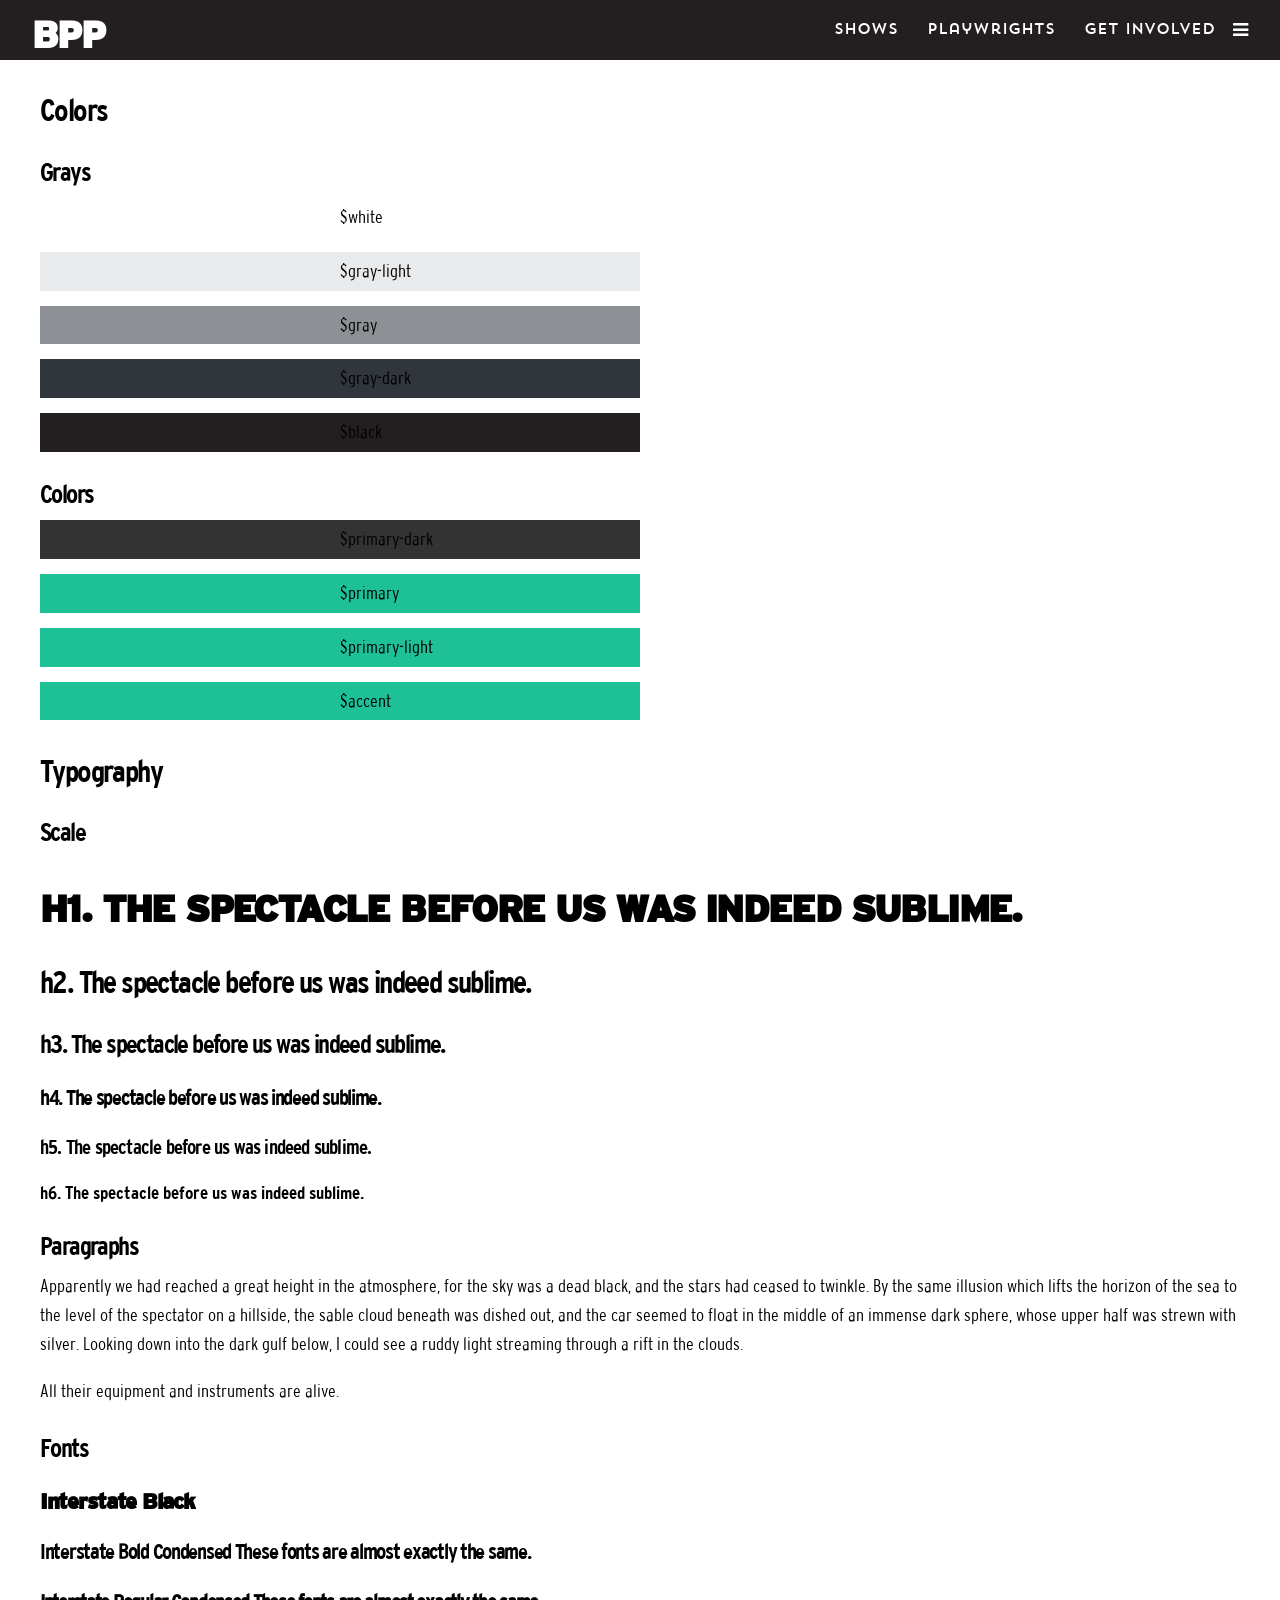
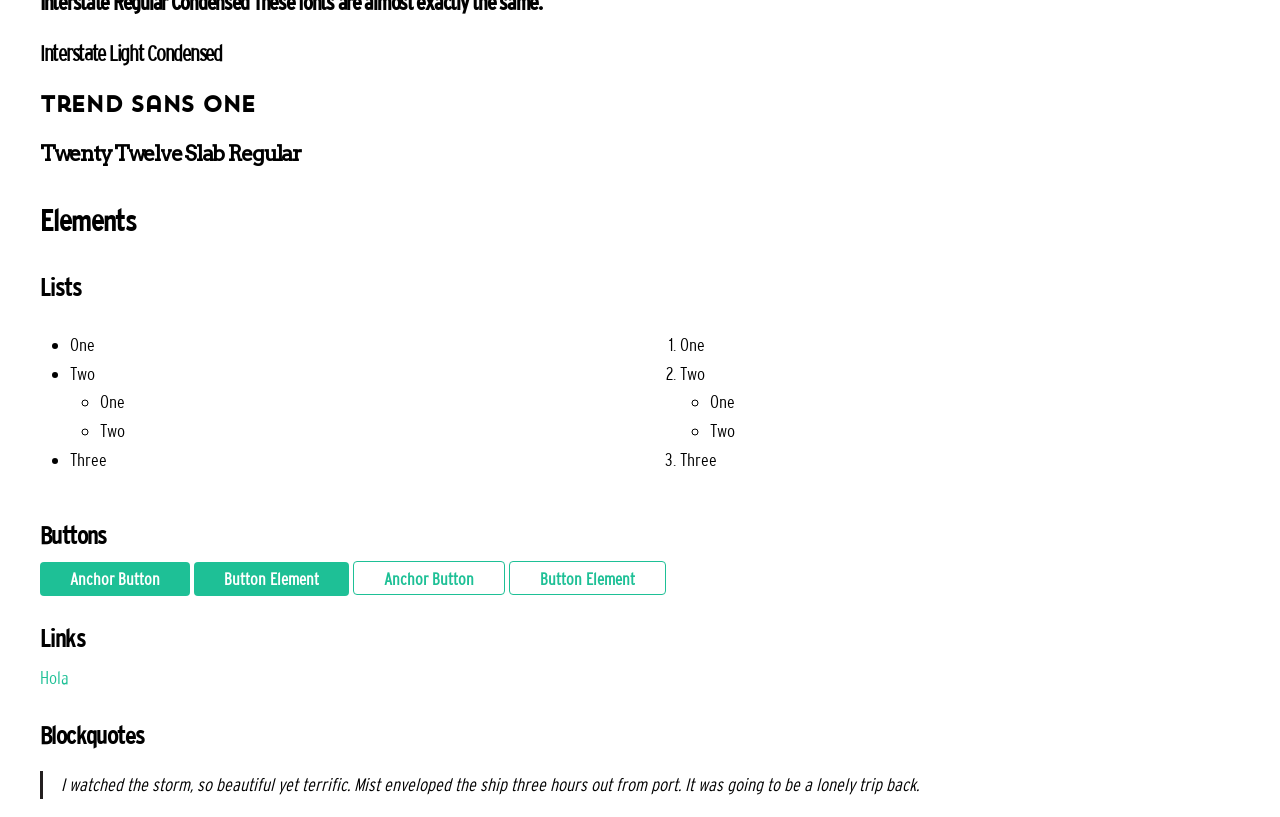
<file: static/style-guide.html>
<!DOCTYPE html>
<html xmlns="http://www.w3.org/1999/xhtml" xml:lang="en-us" lang="en-us">
  <head>
    <meta http-equiv="content-type" content="text/html; charset=utf-8">
		<meta name="viewport" content="width=device-width, initial-scale=1.0, maximum-scale=1">
    <title>Bloomington Playwrights Project</title>
		<link rel="stylesheet" href="css/font-awesome/font-awesome.css">
    <link rel="stylesheet" href="css/main.css">
  </head>
  <body>
<header>
  <div class="container-wide">
    <div class="site-title">
      <a href="/"><h1>BPP</h1></a>
    </div>
    <div class="menu-container">
      <ul class="menu"><li class="menu-item">
                      <a class="" href="/show">
                          <span>Shows</span>
                      </a>
                  </li><li class="menu-item">
                      <a class="" href="/playwrights/">
                          <span>Playwrights</span>
                      </a>
                  </li><li class="menu-item">
                      <a class="" href="/get-involved">
                          <span>Get Involved</span>
                      </a>
                  </li></ul>
      <a href="#" class="menu-icon-open" id="menu-icon-open"><li class="fa fa-bars" aria-hidden="true"></li></a>
    </div>
  </div>
</header>
<div class="container">
	<h2>Colors</h2>
	<h3>Grays</h3>
	<div class="color-example gray-1">$white</div>
	<div class="color-example gray-2">$gray-light</div>
	<div class="color-example gray-3">$gray</div>
	<div class="color-example gray-4">$gray-dark</div>
	<div class="color-example gray-5">$black</div>
	<h3>Colors</h3>
	<div class="color-example color-1">$primary-dark</div>
	<div class="color-example color-2">$primary</div>
	<div class="color-example color-3">$primary-light</div>
	<div class="color-example color-4">$accent</div>
	<h2>Typography</h2>
	<h3>Scale</h3>
	<h1>h1. The spectacle before us was indeed sublime.</h1>
	<h2>h2. The spectacle before us was indeed sublime.</h2>
	<h3>h3. The spectacle before us was indeed sublime.</h3>
	<h4>h4. The spectacle before us was indeed sublime.</h4>
	<h5>h5. The spectacle before us was indeed sublime.</h5>
	<h6>h6. The spectacle before us was indeed sublime.</h6>
	<h3>Paragraphs</h3>
	<p>Apparently we had reached a great height in the atmosphere, for the sky was a dead black, and the stars had ceased to twinkle. By the same illusion which lifts the horizon of the sea to the level of the spectator on a hillside, the sable cloud beneath was dished out, and the car seemed to float in the middle of an immense dark sphere, whose upper half was strewn with silver. Looking down into the dark gulf below, I could see a ruddy light streaming through a rift in the clouds.</p>
	<p>All their equipment and instruments are alive.</p>
	<h3>Fonts</h3>
	<h4 class="font-1">Interstate Black</h4>
	<h4 class="font-2">Interstate Bold Condensed These fonts are almost exactly the same.</h4>
	<h4 class="font-3">Interstate Regular Condensed These fonts are almost exactly the same.</h4>
	<h4 class="font-4">Interstate Light Condensed</h4>
	<h4 class="font-5">Trend Sans One</h4>
	<h4 class="font-6">Twenty Twelve Slab Regular</h4>
	<h2>Elements<h2>
	<h3>Lists</h3>
	<div class="row">
		<div class="col-sm-12 col-md-6 col-lg-6">
			<ul>
				<li>One</li>
				<li>Two</li>
				<ul>
					<li>One</li>
					<li>Two</li>
				</ul>
				<li>Three</li>
			</ul>
		</div>
		<div class="col-sm-12 col-md-6 col-lg-6">
			<ol>
				<li>One</li>
				<li>Two</li>
				<ul>
					<li>One</li>
					<li>Two</li>
				</ul>
				<li>Three</li>
			</ol>
		</div>
</div>
<h3>Buttons</h3>
<a class="button" href="#">Anchor button</a>
<button>Button element</button>
<a class="button button-secondary" href="#">Anchor button</a>
<button class="button-secondary">Button element</button>
<h3>Links</h3>
<a href="#">Hola</a>
<h3>Blockquotes</h3>
<blockquote>
	I watched the storm, so beautiful yet terrific.
	Mist enveloped the ship three hours out from port.
	It was going to be a lonely trip back.
</blockquote>
</div>

<footer>
</footer>

</body>
</html>
</file>
<file: static/css/main.css>
/*! normalize.css v4.1.1 | MIT License | github.com/necolas/normalize.css */

html {
    font-family: sans-serif;
    -ms-text-size-adjust: 100%;
    -webkit-text-size-adjust: 100%
}
body {
    margin: 0
}
article,
aside,
details,
figcaption,
figure,
footer,
header,
main,
menu,
nav,
section,
summary {
    display: block
}
audio,
canvas,
progress,
video {
    display: inline-block
}
audio:not([controls]) {
    display: none;
    height: 0
}
progress {
    vertical-align: baseline
}
template,
[hidden] {
    display: none
}
a {
    background-color: transparent;
    -webkit-text-decoration-skip: objects
}
a:active,
a:hover {
    outline-width: 0
}
abbr[title] {
    border-bottom: none;
    text-decoration: underline;
    text-decoration: underline dotted
}
b,
strong {
    font-weight: inherit
}
b,
strong {
    font-weight: bolder
}
dfn {
    font-style: italic
}
h1 {
    font-size: 2em;
    margin: 0.67em 0
}
mark {
    background-color: #ff0;
    color: #000
}
small {
    font-size: 80%
}
sub,
sup {
    font-size: 75%;
    line-height: 0;
    position: relative;
    vertical-align: baseline
}
sub {
    bottom: -0.25em
}
sup {
    top: -0.5em
}
img {
    border-style: none
}
svg:not(:root) {
    overflow: hidden
}
code,
kbd,
pre,
samp {
    font-family: monospace, monospace;
    font-size: 1em
}
figure {
    margin: 1em 40px
}
hr {
    box-sizing: content-box;
    height: 0;
    overflow: visible
}
button,
input,
select,
textarea {
    font: inherit;
    margin: 0
}
optgroup {
    font-weight: bold
}
button,
input {
    overflow: visible
}
button,
select {
    text-transform: none
}
button,
html [type="button"],
[type="reset"],
[type="submit"] {
    -webkit-appearance: button
}
button::-moz-focus-inner,
[type="button"]::-moz-focus-inner,
[type="reset"]::-moz-focus-inner,
[type="submit"]::-moz-focus-inner {
    border-style: none;
    padding: 0
}
button:-moz-focusring,
[type="button"]:-moz-focusring,
[type="reset"]:-moz-focusring,
[type="submit"]:-moz-focusring {
    outline: 1px dotted ButtonText
}
fieldset {
    border: 1px solid #c0c0c0;
    margin: 0 2px;
    padding: 0.35em 0.625em 0.75em
}
legend {
    box-sizing: border-box;
    color: inherit;
    display: table;
    max-width: 100%;
    padding: 0;
    white-space: normal
}
textarea {
    overflow: auto
}
[type="checkbox"],
[type="radio"] {
    box-sizing: border-box;
    padding: 0
}
[type="number"]::-webkit-inner-spin-button,
[type="number"]::-webkit-outer-spin-button {
    height: auto
}
[type="search"] {
    -webkit-appearance: textfield;
    outline-offset: -2px
}
[type="search"]::-webkit-search-cancel-button,
[type="search"]::-webkit-search-decoration {
    -webkit-appearance: none
}
::-webkit-input-placeholder {
    color: inherit;
    opacity: 0.54
}
::-webkit-file-upload-button {
    -webkit-appearance: button;
    font: inherit
}
@font-face {
    font-family: "TrendSansOne";
    src: url("../fonts/TrendSansOne");
    src: url("../fonts/TrendSansOne.woff2") format("woff2"), url("../fonts/TrendSansOne.woff") format("woff"), url("../fonts/TrendSansOne.otf") format("opentype")
}
@font-face {
    font-family: "Interstate-LightCondensed";
    src: url("../fonts/Interstate-LightCondensed");
    src: url("../fonts/Interstate-LightCondensed.ttf") format("truetype")
}
@font-face {
    font-family: "Interstate-RegularCondensed";
    src: url("../fonts/Interstate-RegularCondensed");
    src: url("../fonts/Interstate-RegularCondensed.ttf") format("truetype")
}
@font-face {
    font-family: "Interstate-BoldCondensed";
    src: url("../fonts/Interstate-BoldCondensed");
    src: url("../fonts/Interstate-BoldCondensed.ttf") format("truetype")
}
@font-face {
    font-family: "Interstate-Black";
    src: url("../fonts/Interstate-Black");
    src: url("../fonts/Interstate-Black.ttf") format("truetype")
}
@font-face {
    font-family: "TwentytwelveSlab-Regular";
    src: url("../fonts/TwentytwelveSlab-Regular");
    src: url("../fonts/TwentytwelveSlab-Regular.ttf") format("truetype")
}
.color-example {
    padding: 5px;
    width: 50%;
    text-indent: 50%;
    white-space: nowrap;
    margin: 0 0 15px 0
}
.gray-1 {
    background-color: #fff
}
.gray-2 {
    background-color: #e9eaeb
}
.gray-3 {
    background-color: #8d9094
}
.gray-4 {
    background-color: #31353C
}
.gray-5 {
    background-color: #231f20
}
.color-1 {
    background-color: #333333
}
.color-2 {
    background-color: #1ec096
}
.color-3 {
    background-color: #1ec096
}
.color-4 {
    background-color: #1ec096
}
.font-1 {
    font-family: Interstate-Black, sans-serif
}
.font-2 {
    font-family: Interstate-BoldCondensed, sans-serif
}
.font-3 {
    font-family: Interstate-RegularCondensed, sans-serif
}
.font-4 {
    font-family: Interstate-LightCondensed, sans-serif
}
.font-5 {
    font-family: "TrendSansOne", sans-serif
}
.font-6 {
    font-family: TwentytwelveSlab-Regular, sans-serif
}
* {
    box-sizing: border-box
}
a {
    color: #1ec096;
    text-decoration: none
}
a:hover {
    color: #1ec096
}
body {
    background-color: #fff;
    line-height: 1.6;
    width: 100%;
    height: 100%
}
p {
    margin-top: 0
}
blockquote {
    font-style: italic;
    border-left: 3px solid #231f20;
    padding-left: 1em;
    margin: 1em 0
}
ul {
    padding-left: 20px
}
button {
    border: none
}
.button,
button,
input[type="submit"],
input[type="reset"],
input[type="button"] {
    display: inline-block;
    height: 34px;
    padding: 0 30px;
    text-align: center;
    font-size: 16.5px;
    font-weight: 600;
    line-height: 34px;
    letter-spacing: 0;
    text-transform: capitalize;
    text-decoration: none;
    white-space: nowrap;
    border-radius: 4px;
    cursor: pointer;
    box-sizing: border-box;
    color: #FFF;
    background-color: #1ec096;
    border-color: #1ec096
}
.button:hover,
button:hover,
input[type="submit"]:hover,
input[type="reset"]:hover,
input[type="button"]:hover,
.button:focus,
button:focus,
input[type="submit"]:focus,
input[type="reset"]:focus,
input[type="button"]:focus {
    color: #FFF;
    background-color: #20cea1;
    border-color: #20cea1;
    outline: 0
}
.button-secondary,
button.button-secondary,
input[type="submit"].button-secondary,
input[type="reset"].button-secondary,
input[type="button"].button-secondary {
    color: #1ec096;
    background-color: transparent;
    border: 1px solid #1ec096
}
.button.button-secondary:hover,
button.button-secondary:hover,
input[type="submit"].button-secondary:hover,
input[type="reset"].button-secondary:hover,
input[type="button"].button-secondary:hover,
.button.button-secondary:focus,
button.button-secondary:focus,
input[type="submit"].button-secondary:focus,
input[type="reset"].button-secondary:focus,
input[type="button"].button-secondary:focus {
    color: #20cea1;
    border-color: #20cea1;
    background-color: transparent
}
.img-text-background {
    background-color: rgba(35, 31, 32, 0.75);
    padding: .25em
}
.img-text-background a {
    color: #fff
}
.img-text-background em {
    color: #1ec096;
    font-family: TwentytwelveSlab-Regular, sans-serif;
    text-transform: uppercase;
    font-style: normal
}
.jumbo-header {
    border: 1px solid #1ec096;
    border-radius: 6px;
    padding: 1em 0 1em 0;
    text-align: center;
    padding-top: 0.999em;
    padding-bottom: 2em;
    margin-top: 36px
}
.jumbo-header.dark {
    border-color: #231f20;
    background-color: #231f20;
    color: #fff
}
@media (min-width: 1001px) {
    .section-title {
        margin: 2em 0 2em 0
    }
    ul {
        padding-left: 30px
    }
}
h1,
h2,
h3,
h4,
h5,
h6 {
    margin-top: 0.999em;
    margin-bottom: 0.333em;
    font-family: Interstate-BoldCondensed, sans-serif
}
h1 {
    font-size: 2.074em;
    line-height: 1.2;
    letter-spacing: -.1rem;
    font-family: Interstate-Black, sans-serif;
    text-transform: uppercase
}
h2 {
    font-size: 1.728em;
    line-height: 1.25;
    letter-spacing: -.1rem
}
h3 {
    font-size: 1.44em;
    line-height: 1.3;
    letter-spacing: -.1rem
}
h4 {
    font-size: 1.2em;
    line-height: 1.35;
    letter-spacing: -.08rem
}
h5 {
    font-size: 1.125em;
    line-height: 1.5;
    letter-spacing: -.05rem
}
h6 {
    font-size: 1em;
    line-height: 1.3;
    letter-spacing: 0
}
body {
    font-size: 18px;
    font-family: Interstate-LightCondensed, sans-serif
}
.show-title,
.brand-title,
.subtitle {
    font-family: TwentytwelveSlab-Regular, sans-serif
}
.event-title {
    font-family: Interstate-Black, sans-serif
}
.months {
    font-family: "TrendSansOne", sans-serif
}
.meta {
    font-family: Interstate-BoldCondensed, sans-serif;
    font-size: .88889em
}
.horizontal-line {
    position: relative;
    margin: 36px 0;
    width: 100%;
    height: 1px
}
.horizontal-line:before {
    content: "";
    position: absolute;
    background-image: -webkit-gradient(linear, 0 0, 0 100%, from(#231f20), to(transparent));
    background-image: -webkit-linear-gradient(to left, #231f20, transparent);
    background-image: -webkit-linear-gradient(right, #231f20, transparent);
    background-image: linear-gradient(to left, #231f20, transparent);
    left: 10%;
    right: 50%;
    height: 1px
}
.horizontal-line:after {
    content: "";
    position: absolute;
    background-image: -webkit-gradient(linear, 0 0, 0 100%, from(#231f20), to(transparent));
    background-image: -webkit-linear-gradient(to right, #231f20, transparent);
    background-image: -webkit-linear-gradient(left, #231f20, transparent);
    background-image: linear-gradient(to right, #231f20, transparent);
    left: 50%;
    right: 10%;
    height: 1px
}
#fb_share_button {
    color: #1ec096;
    display: inline-block
}
#fb_share_button:hover {
    color: #1ec096;
    cursor: pointer;
    cursor: hand
}
.google-map {
    position: relative;
    padding-bottom: 75%;
    height: 0;
    overflow: hidden
}
.google-map iframe {
    position: absolute;
    top: 0;
    left: 0;
    width: 100% !important;
    height: 100% !important
}
.slideout-menu,
.init-hide-menu {
    position: fixed;
    left: auto;
    top: 0;
    bottom: 0;
    right: 0;
    z-index: 0;
    width: 256px;
    overflow-y: auto;
    -webkit-overflow-scrolling: touch;
    display: none
}
.slideout-panel {
    background-color: #fff;
    position: relative;
    z-index: 1;
    will-change: transform
}
.slideout-open,
.slideout-open .slideout-panel,
.slideout-open body {
    overflow: hidden
}
.slideout-open .slideout-menu {
    display: block
}
.abs {
    -webkit-backface-visibility: hidden;
    backface-visibility: hidden;
    -webkit-transition: -webkit-transform 400ms ease-in;
    transition: -webkit-transform 400ms ease-in;
    transition: transform 400ms ease-in;
    transition: transform 400ms ease-in, -webkit-transform 400ms ease-in;
    right: 0
}
.abs-open {
    -webkit-transform: translate3d(256px, 0px, 0px);
    transform: translate3d(256px, 0px, 0px)
}
nav#menu {
    background-color: #231f20;
    font-size: .83333em;
    padding-bottom: 80px
}
nav#menu ul {
    list-style: none
}
nav#menu ul li a {
    color: #e9eaeb;
    font-family: "TrendSansOne", sans-serif
}
nav#menu ul li.menu-item {
    padding-top: 0.5em;
    padding-bottom: 0.5em
}
nav#menu ul.dropdown-menu {
    padding-left: 0.5em
}
nav#menu ul.dropdown-menu li {
    padding-top: 0.333em;
    padding-bottom: 0.333em
}
nav#menu ul.dropdown-menu li a {
    color: #8d9094;
    font-family: Interstate-RegularCondensed, sans-serif
}
.slider-wrap .slider {
    background-color: #231f20;
    display: block;
    width: 100vw;
    height: 100vh
}
.slider-wrap .slide {
    width: 100vw;
    height: 100vh;
    position: absolute;
    background: #8d9094;
    background-position: center center;
    background-size: cover;
    background-repeat: no-repeat;
    -webkit-transition: all .5s ease-in-out;
    transition: all .5s ease-in-out;
    top: 0;
    left: 0;
    z-index: 1
}
.slider-wrap .slide-text {
    position: absolute;
    color: #fff;
    font-size: 1.5em;
    font-family: Interstate-RegularCondensed, sans-serif;
    bottom: 42%;
    left: 0;
    right: 0;
    margin: 0 auto;
    text-align: center;
    width: 100%
}
.slider-wrap .hide {
    opacity: 0;
    z-index: 1
}
.slider-wrap .show {
    opacity: 1;
    z-index: 2
}
.slider-wrap span.fa {
    color: #e9eaeb;
    font-size: 2em
}
.slider-wrap .slider-nav {
    position: absolute;
    width: 100%;
    height: 100vh;
    top: 0
}
.slider-wrap .slider-nav .fa {
    position: absolute
}
.slider-wrap .slider-nav #control-down {
    top: auto;
    bottom: 10px;
    left: 50%;
    right: 50%;
    z-index: 10;
    text-shadow: 1px 1px rgba(35, 31, 32, 0.75)
}
.slider-wrap .slider-nav #control-left {
    top: 50%;
    bottom: 50%;
    left: 10px;
    z-index: 10;
    text-shadow: 1px 1px rgba(35, 31, 32, 0.75)
}
.slider-wrap .slider-nav #control-right {
    top: 50%;
    bottom: 50%;
    right: 10px;
    z-index: 10;
    text-shadow: 1px 1px rgba(35, 31, 32, 0.75)
}
.slider-wrap .slider-nav #control-down,
.slider-wrap .slider-nav #control-left,
.slider-wrap .slider-nav #control-right {
    cursor: pointer
}
.social-icons {
    color: #e9eaeb;
    display: inline-block;
    list-style: none;
    padding-left: 0
}
.social-icons li {
    display: inline
}
.social-icons li+li {
    padding-left: 0.5em
}
.container-toc {
    background-color: #e9eaeb;
    border-radius: 6px;
    font-size: 89%;
    margin-top: 37.295px;
    padding: 0.5em;
    height: 100%;
    -webkit-box-ordinal-group: 1;
    -ms-flex-order: 1;
    order: 1
}
.container-toc #TableOfContents>ul {
    margin-top: 0;
    margin-bottom: 0em
}
.container-toc h4 {
    font-style: italic;
    color: #333333;
    text-transform: uppercase;
    font-family: "TwentytwelveSlab-Regular";
    letter-spacing: 0;
    margin-top: 0.333em
}
.container-single-content {
    -webkit-box-ordinal-group: 2;
    -ms-flex-order: 2;
    order: 2
}

@media screen and (max-width:728px) {
.container-toc {
    display: none
}
}
@media (min-width: 700px) {
    .container-single-content {
        -webkit-box-ordinal-group: 1;
        -ms-flex-order: 1;
        order: 1
    }
    .container-toc {
        -webkit-box-ordinal-group: 2;
        -ms-flex-order: 2;
        order: 2
    }
}
.perma-logo {
    position: fixed;
    height: auto;
    right: 0;
    bottom: 0;
    width: 66px;
    z-index: 999
}
.row::before {
    display: table;
    content: ""
}
.row::after {
    display: table;
    clear: both;
    content: ""
}
[class*='col-'] {
    float: left;
    padding-right: 0
}
.col-xs-1 {
    width: 8.33333%
}
.col-xs-2 {
    width: 16.66667%
}
.col-xs-3 {
    width: 25%
}
.col-xs-4 {
    width: 33.33333%
}
.col-xs-5 {
    width: 41.66667%
}
.col-xs-6 {
    width: 50%
}
.col-xs-7 {
    width: 58.33333%
}
.col-xs-8 {
    width: 66.66667%
}
.col-xs-9 {
    width: 75%
}
.col-xs-10 {
    width: 83.33333%
}
.col-xs-11 {
    width: 91.66667%
}
.col-xs-12 {
    width: 100%
}
@media (min-width: 600px) {
    .col-sm-1 {
        width: 8.33333%
    }
    .col-sm-2 {
        width: 16.66667%
    }
    .col-sm-3 {
        width: 25%
    }
    .col-sm-4 {
        width: 33.33333%
    }
    .col-sm-5 {
        width: 41.66667%
    }
    .col-sm-6 {
        width: 50%
    }
    .col-sm-7 {
        width: 58.33333%
    }
    .col-sm-8 {
        width: 66.66667%
    }
    .col-sm-9 {
        width: 75%
    }
    .col-sm-10 {
        width: 83.33333%
    }
    .col-sm-11 {
        width: 91.66667%
    }
    .col-sm-12 {
        width: 100%
    }
}
@media (min-width: 700px) {
    .col-md-1 {
        width: 8.33333%
    }
    .col-md-2 {
        width: 16.66667%
    }
    .col-md-3 {
        width: 25%
    }
    .col-md-4 {
        width: 33.33333%
    }
    .col-md-5 {
        width: 41.66667%
    }
    .col-md-6 {
        width: 50%
    }
    .col-md-7 {
        width: 58.33333%
    }
    .col-md-8 {
        width: 66.66667%
    }
    .col-md-9 {
        width: 75%
    }
    .col-md-10 {
        width: 83.33333%
    }
    .col-md-11 {
        width: 91.66667%
    }
    .col-md-12 {
        width: 100%
    }
}
@media (min-width: 1001px) {
    .col-lg-1 {
        width: 8.33333%
    }
    .col-lg-2 {
        width: 16.66667%
    }
    .col-lg-3 {
        width: 25%
    }
    .col-lg-4 {
        width: 33.33333%
    }
    .col-lg-5 {
        width: 41.66667%
    }
    .col-lg-6 {
        width: 50%
    }
    .col-lg-7 {
        width: 58.33333%
    }
    .col-lg-8 {
        width: 66.66667%
    }
    .col-lg-9 {
        width: 75%
    }
    .col-lg-10 {
        width: 83.33333%
    }
    .col-lg-11 {
        width: 91.66667%
    }
    .col-lg-12 {
        width: 100%
    }
}
@media (min-width: 700px) {
    [class*='col-'] {
        padding-right: 20px
    }
    .row [class*='col-']:last-of-type {
        padding-right: 0
    }
}
.container {
    width: 95%;
    margin: 0 auto;
    max-width: 1200px
}
.container::before {
    display: table;
    content: ""
}
.container::after {
    display: table;
    clear: both;
    content: ""
}
.container-sponsor-season,
.container-sponsor-lead {
    width: 95%;
    margin: 0 auto;
    max-width: 1200px
}
.container-wide {
    width: 95%;
    margin: 0 auto
}
.container-flex {
    display: -webkit-box;
    display: -ms-flexbox;
    display: flex;
    -webkit-box-flex-direction: column;
    -moz-box-flex-direction: column;
    -ms-flex-direction: column;
    -webkit-box-orient: vertical;
    -webkit-box-direction: normal;
    flex-direction: column
}
@media (min-width: 700px) {
    .container-flex {
        -webkit-box-flex-direction: row;
        -moz-box-flex-direction: row;
        -ms-flex-direction: row;
        -webkit-box-orient: horizontal;
        -webkit-box-direction: normal;
        flex-direction: row
    }
}
header {
    background: #231f20;
    position: static;
    width: 100%;
    z-index: 10;
    height: 3.33em
}
header a {
    color: #fff
}
header a h1 {
    margin-top: 23px
}
header div.site-title {
    margin: 0
}
header .container-wide {
    display: -webkit-box;
    display: -ms-flexbox;
    display: flex;
    -webkit-box-justify-content: space-between;
    -moz-box-justify-content: space-between;
    -ms-justify-content: space-between;
    -webkit-box-pack: justify;
    -ms-flex-pack: justify;
    justify-content: space-between;
    -webkit-box-align-items: center;
    -moz-box-align-items: center;
    -ms-align-items: center;
    -webkit-box-align: center;
    -ms-flex-align: center;
    align-items: center;
    -webkit-box-align-content: center;
    -moz-box-align-content: center;
    -ms-align-content: center;
    -ms-flex-line-pack: center;
    align-content: center;
    -webkit-box-flex-direction: row;
    -moz-box-flex-direction: row;
    -ms-flex-direction: row;
    -webkit-box-orient: horizontal;
    -webkit-box-direction: normal;
    flex-direction: row;
    height: 100%
}
header .menu-container {
    display: -webkit-box;
    display: -ms-flexbox;
    display: flex;
    -webkit-box-justify-content: space-between;
    -moz-box-justify-content: space-between;
    -ms-justify-content: space-between;
    -webkit-box-pack: justify;
    -ms-flex-pack: justify;
    justify-content: space-between;
    -webkit-box-align-items: center;
    -moz-box-align-items: center;
    -ms-align-items: center;
    -webkit-box-align: center;
    -ms-flex-align: center;
    align-items: center;
    -webkit-box-align-content: center;
    -moz-box-align-content: center;
    -ms-align-content: center;
    -ms-flex-line-pack: center;
    align-content: center;
    -webkit-box-flex-direction: row;
    -moz-box-flex-direction: row;
    -ms-flex-direction: row;
    -webkit-box-orient: horizontal;
    -webkit-box-direction: normal;
    flex-direction: row
}
header .menu {
    display: none;
    font-family: "TrendSansOne", sans-serif;
    font-size: .8125em;
    list-style: none;
    padding-left: 0;
    margin: 0
}
header .menu-item {
    float: left
}
header .menu-item+.menu-item {
    padding-left: 2em
}
header .menu-icon-open {
    padding-left: 1em
}
header .dropdown {
    position: relative
}
header .dropdown:after {
    color: #fff;
    content: "\25BC";
    font-size: 0.5em
}
header .dropdown-menu {
    position: absolute;
    display: none;
    list-style: none
}
header .dropdown:hover>.dropdown-menu {
    display: block
}
header .toggle-button {
    font-size: 1.16667em;
    margin-left: 1em;
    cursor: pointer
}
header.home {
    /*background: -webkit-linear-gradient(top, rgba(35, 31, 32, 0.75), rgba(35, 31, 32, 0));*/
    background-color: rgba(35, 31, 38, .9);
    position: absolute
}
@media (min-width: 700px) {
    header .menu {
        display: inline-block
    }
}
footer {
    background-color: #231f20;
    color: #fff;
    text-align: center
}
footer .sponsor {
    background-color: #fff;
    color: #231f20;
    padding-bottom: 0.25em
}
footer .sponsor .sponsor-lead img {
    height: 75px;
    width: auto
}
footer .sponsor .sponsor-season ul {
    display: -webkit-box;
    display: -ms-flexbox;
    display: flex;
    -webkit-box-flex-direction: row;
    -moz-box-flex-direction: row;
    -ms-flex-direction: row;
    -webkit-box-orient: horizontal;
    -webkit-box-direction: normal;
    flex-direction: row;
    -webkit-box-align-content: space-between;
    -moz-box-align-content: space-between;
    -ms-align-content: space-between;
    -ms-flex-line-pack: justify;
    align-content: space-between;
    -webkit-box-justify-content: space-around;
    -moz-box-justify-content: space-around;
    -ms-justify-content: space-around;
    -ms-flex-pack: distribute;
    justify-content: space-around;
    -webkit-box-flex-wrap: wrap;
    -moz-box-flex-wrap: wrap;
    -ms-flex-wrap: wrap;
    flex-wrap: wrap;
    list-style: none;
    padding-bottom: 2em
}
footer .sponsor .sponsor-season li {
    margin: 5px
}
footer .sponsor .sponsor-season img {
    height: 50px;
    max-width: 100vw;
    width: auto
}
footer .traditional {
    padding-top: 1em
}
footer .traditional .container-flex {
    -webkit-box-flex-direction: column;
    -moz-box-flex-direction: column;
    -ms-flex-direction: column;
    -webkit-box-orient: vertical;
    -webkit-box-direction: normal;
    flex-direction: column;
    -webkit-box-justify-content: space-between;
    -moz-box-justify-content: space-between;
    -ms-justify-content: space-between;
    -webkit-box-pack: justify;
    -ms-flex-pack: justify;
    justify-content: space-between
}
footer .traditional a {
    color: #fff
}
footer .traditional .button-secondary {
    color: #1ec096;
    border-color: #1ec096
}
footer .traditional .button-secondary:hover {
    color: #333333;
    border-color: #333333
}
footer .traditional .e-contact {
    margin-bottom: 1em
}
footer .traditional .social-icons {
    margin: 0
}
footer .traditional .made,
footer .traditional .made a,
footer .traditional h2 {
    color: #8d9094
}
footer .traditional h2 {
    font-size: 2.074em;
    letter-spacing: 0
}
footer .traditional form {
    padding-top: 10px
}
footer .traditional form label {
    position: relative
}
footer .traditional form label .fa {
    color: #fff;
    position: absolute;
    left: 8px;
    top: 50%;
    -webkit-transform: translateY(-50%);
    transform: translateY(-50%)
}
footer .traditional form label #user-query {
    color: #fff;
    background-color: #231f20;
    border: 1px solid #fff;
    padding-left: 2rem
}
@media (min-width: 700px) {
    footer .sponsor .sponsor-season img {
        height: 65px
    }
    footer .traditional .container-flex {
        height: 275px
    }
    footer .traditional .container-flex.left {
        text-align: left
    }
    footer .traditional .container-flex.right {
        text-align: right
    }
    footer .traditional .copyright {
        padding-right: 60px
    }
}
@media (min-width: 1001px) {
    footer .sponsor .sponsor-season img {
        height: 75px
    }
}
.poster {
    margin: 0
}
.poster img {
    width: 100%;
    height: auto
}
.poster-overlay {
    position: absolute;
    top: 0;
    bottom: 0;
    left: 0;
    right: 0;
    height: 100%;
    width: 100%;
    z-index: -1
}
figure.poster:hover .poster-overlay {
    z-index: 1
}
figure.poster:hover img {
    -webkit-filter: grayscale(1);
    filter: grayscale(1)
}
figure.poster:hover+div.figcaption {
    color: #1ec096
}
.show-info h2 {
    font-family: TwentytwelveSlab-Regular, sans-serif;
    text-transform: uppercase
}
.show-info h2 a {
    color: #231f20
}
.show-info p {
    font-family: "TrendSansOne", sans-serif;
    letter-spacing: -.08rem;
    margin: 0;
    text-transform: capitalize
}
.days {
    margin: 0.5em 0 0.5em 0px;
    display: -webkit-box;
    display: -ms-flexbox;
    display: flex;
    -webkit-box-justify-content: flex-start;
    -moz-box-justify-content: flex-start;
    -ms-justify-content: flex-start;
    -webkit-box-pack: start;
    -ms-flex-pack: start;
    justify-content: flex-start;
    -webkit-box-align-items: flex-start;
    -moz-box-align-items: flex-start;
    -ms-align-items: flex-start;
    -webkit-box-align: start;
    -ms-flex-align: start;
    align-items: flex-start;
    -webkit-box-flex-wrap: wrap;
    -moz-box-flex-wrap: wrap;
    -ms-flex-wrap: wrap;
    flex-wrap: wrap
}
.day {
    background-color: #1ec096;
    border-radius: 50%;
    color: #fff;
    font-size: 18px;
    height: 33px;
    padding-top: 5.5px;
    text-align: center;
    width: 33px
}
.day+.day {
    margin-left: 0px;
}
.months {
    letter-spacing: 0;
    text-transform: uppercase;
    margin: 0;
    text-shadow: 1.5px 1.5px rgba(35, 31, 32, 0.01)
}
.video-container {
    position: relative;
    padding-bottom: 56.25%;
    padding-top: 30px;
    height: 0;
    overflow: hidden
}
.video-container iframe,
.video-container object,
.video-container embed {
    position: absolute;
    top: 0;
    left: 0;
    width: 100%;
    height: 100%
}
.brief {
    color: #fff;
    position: relative
}
.brief .figcaption {
    background-color: rgba(35, 31, 32, 0.75);
    position: absolute;
    bottom: 65px;
    width: 100%;
    padding: 15px
}
.brief .show-title {
    font-weight: 400
}
.brief .event-title,
.brief .event-title+.subtitle {
    text-transform: uppercase
}
.brief .event-title+.subtitle {
    font-family: Interstate-Black, sans-serif
}
.brief .show-title,
.brief .event-title,
.brief .meta,
.brief .subtitle {
    margin: 0 0 5px 0
}
.brief .meta {
    line-height: 1em
}
.img-sequence {
    margin-top: 36px;
    margin-bottom: 36px
}
.img-sequence .volunteer,
.img-sequence .education,
.img-sequence .donate {
    height: 375px
}
.img-sequence .volunteer {
    background-image: url(../img/shop.jpg);
    background-position: center center;
    background-size: cover
}
.img-sequence .education {
    background-image: url(../img/portfolio.jpg);
    background-position: center center;
    background-size: cover;
    margin-top: 20px
}
.img-sequence .donate {
    background-image: url(../img/support.jpg);
    background-position: center center;
    background-size: cover;
    margin-top: 20px
}
.img-sequence h2 {
    margin: 0;
    padding-top: 250px;
    text-align: center
}
@media (min-width: 700px) {
    .img-sequence .education {
        margin-top: 0
    }
}
.show-or-event-full {
    margin-top: 3em
}
.show-or-event-full img {
    width: 100%;
    height: auto
}
.show-or-event-full h1 {
    margin-top: 0
}
.show-or-event-full .meta p {
    margin-bottom: 0
}
.show-or-event-full .meta p:last-of-type {
    margin-bottom: 1em
}
.show-or-event-full .times {
    background-color: #e9eaeb;
    padding: 0.5em;
    
}
.show-or-event-full #fb_share_button {
    padding-right: 0.5em
}
.show-or-event-full .pull-right {
    float: right
}
.gallery {
    -webkit-columns: 1 95vw;
    -moz-columns: 1 95vw;
    columns: 1 95vw;
    -webkit-column-gap: 0;
    -moz-column-gap: 0;
    column-gap: 0
}
.gallery img {
    width: 95vw;
    height: auto;
    background: #e9eaeb
}
@media (min-width: 700px) {
    .gallery {
        -webkit-columns: 2 44vw;
        -moz-columns: 2 44vw;
        columns: 2 44vw;
        -webkit-column-gap: 1vw;
        -moz-column-gap: 1vw;
        column-gap: 1vw
    }
    .gallery img {
        width: 47vw
    }
}
@media (min-width: 1001px) {
    .gallery {
        -webkit-columns: 3 30vw;
        -moz-columns: 3 30vw;
        columns: 3 30vw;
        -webkit-column-gap: 1vw;
        -moz-column-gap: 1vw;
        column-gap: 1vw
    }
    .gallery img {
        width: 31vw
    }
}
.season {
    margin-top: 1vw
}
.season .brief {
    width: 95vw;
    height: auto
}
@media (min-width: 700px) {
    .season {
        -ms-flex-wrap: wrap;
        flex-wrap: wrap
    }
    .season .brief {
        width: 47vw;
        height: 65.8vw;
        margin-top: 0.5vw;
        margin-bottom: 0.5vw
    }
    .season .brief:nth-of-type(2n) {
        margin-left: 1vw
    }
    .season img {
        height: 65.8vw;
        -o-object-fit: cover;
        object-fit: cover
    }
}
@media (min-width: 1001px) {
    .season .brief {
        width: 31vw;
        height: 43.4vw
    }
    .season .brief:nth-of-type(2n) {
        margin-left: 0
    }
    .season .brief:nth-of-type(3n-1) {
        margin-left: 1vw;
        margin-right: 1vw
    }
    .season img {
        height: 43.4vw
    }
}
@media (min-width: 1200px) {
    .season .brief {
        max-width: 388px;
        max-height: 624.95px;
        margin-top: 6px;
        margin-bottom: 6px
    }
    .season .brief:nth-of-type(3n-1) {
        margin-left: 12px;
        margin-right: 12px
    }
    .season img {
        max-height: 624.95px
    }
}
/*# sourceMappingURL=main.css.map */
</file>
